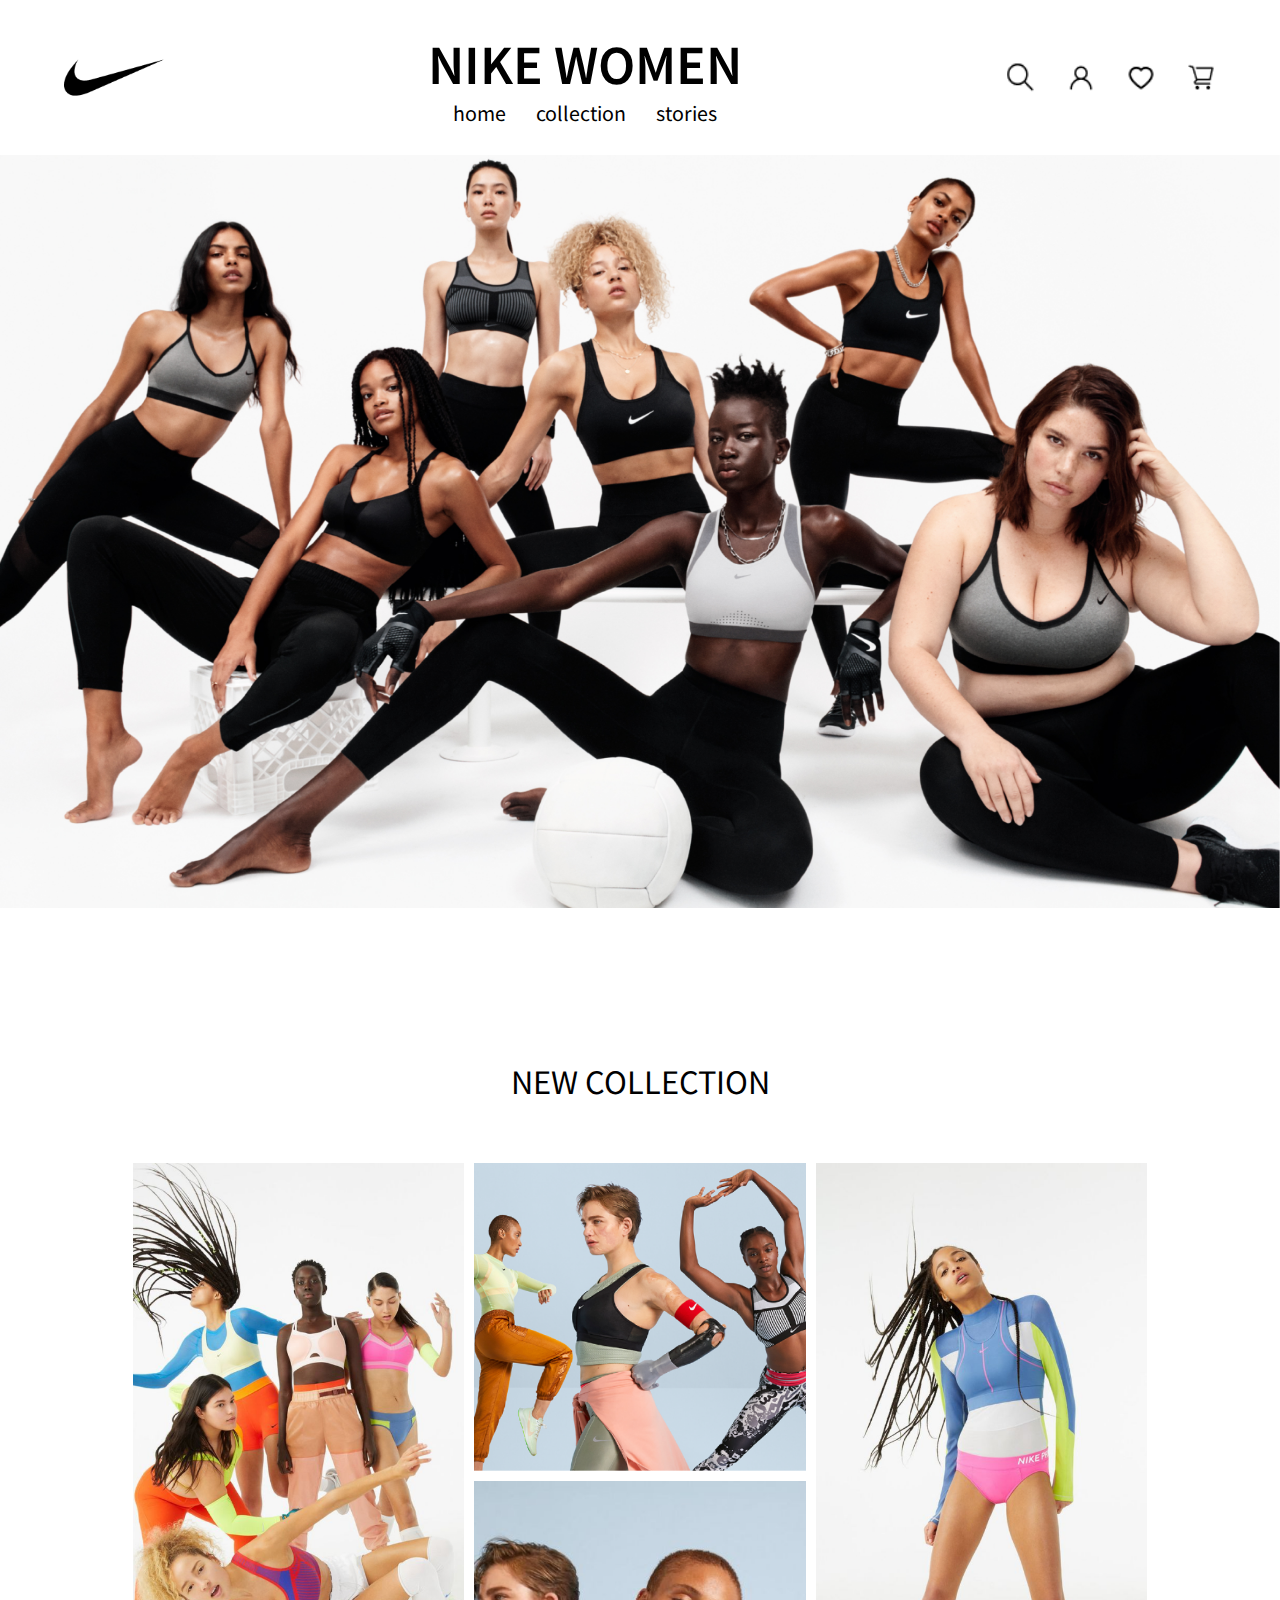
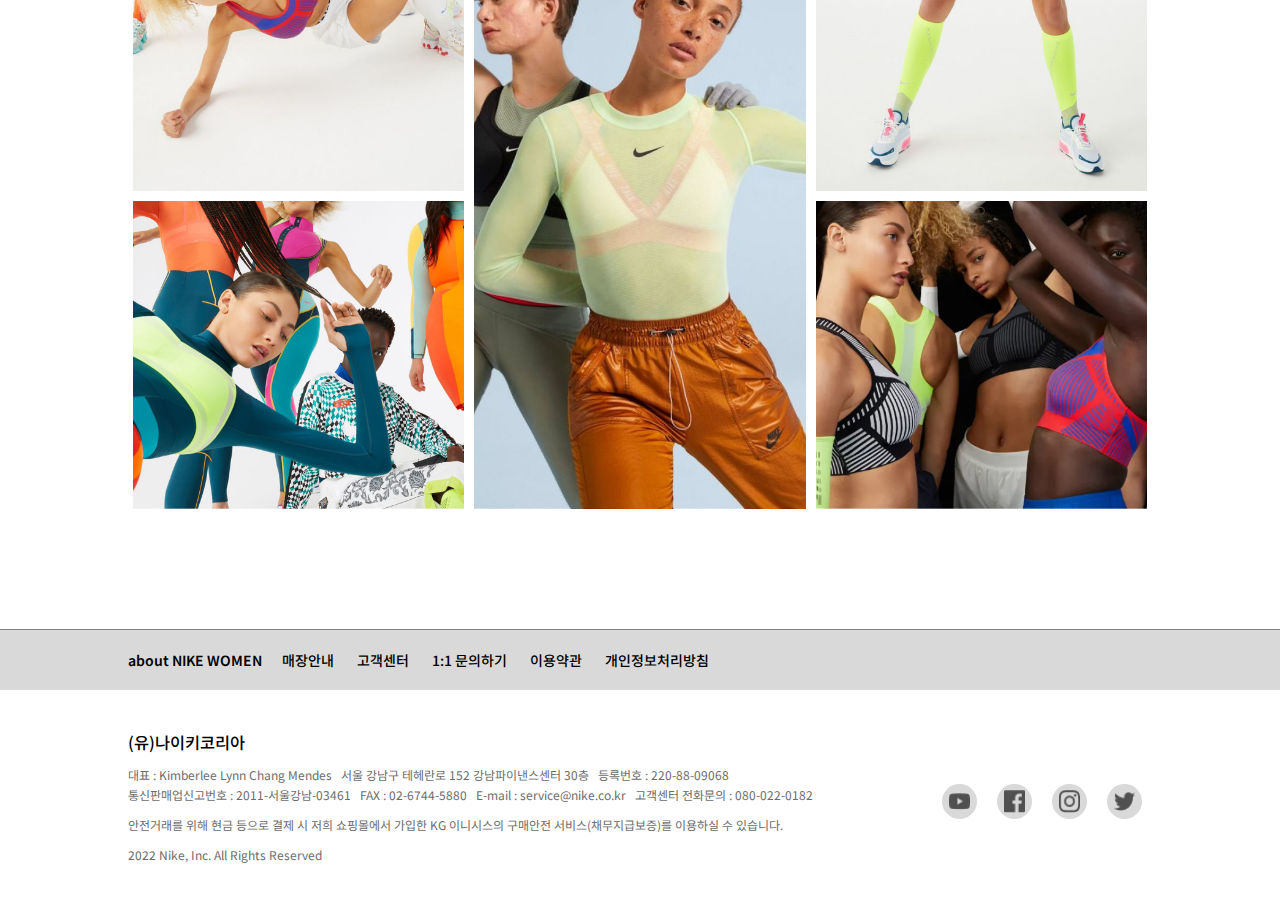
<file: index.html>
<!DOCTYPE html>
<html lang="en">

    <head>
        <meta charset="UTF-8">
        <meta name="viewport" content="width=device-width, initial-scale=1.0">
        <title>nike.com</title>
        <link rel="stylesheet" href="./css/index.css">
        <script defer src="./js/common.js"></script>
    </head>

    <body>
        <main>
            <p><img src="./img/(kdt)NIKE WOMEN-1/bg-image1.png" alt="main_img"></p>
            <h2>NEW COLLECTION</h2>
            <div class="img_arr">
                <div>
                    <img src="./img/(kdt)NIKE WOMEN-1/Rectangle 68.png" alt="">
                    <img src="./img/(kdt)NIKE WOMEN-1/Rectangle 71.png" alt="">
                </div>
                <div>
                    <img src="./img/(kdt)NIKE WOMEN-1/Rectangle 69.png" alt="">
                    <img src="./img/(kdt)NIKE WOMEN-1/Rectangle 73.png" alt="">
                </div>
                <div>
                    <img src="./img/(kdt)NIKE WOMEN-1/Rectangle 74.png" alt="">
                    <img src="./img/(kdt)NIKE WOMEN-1/Rectangle 75.png" alt="">
                </div>
            </div>
        </main>
    </body>

</html>
</file>
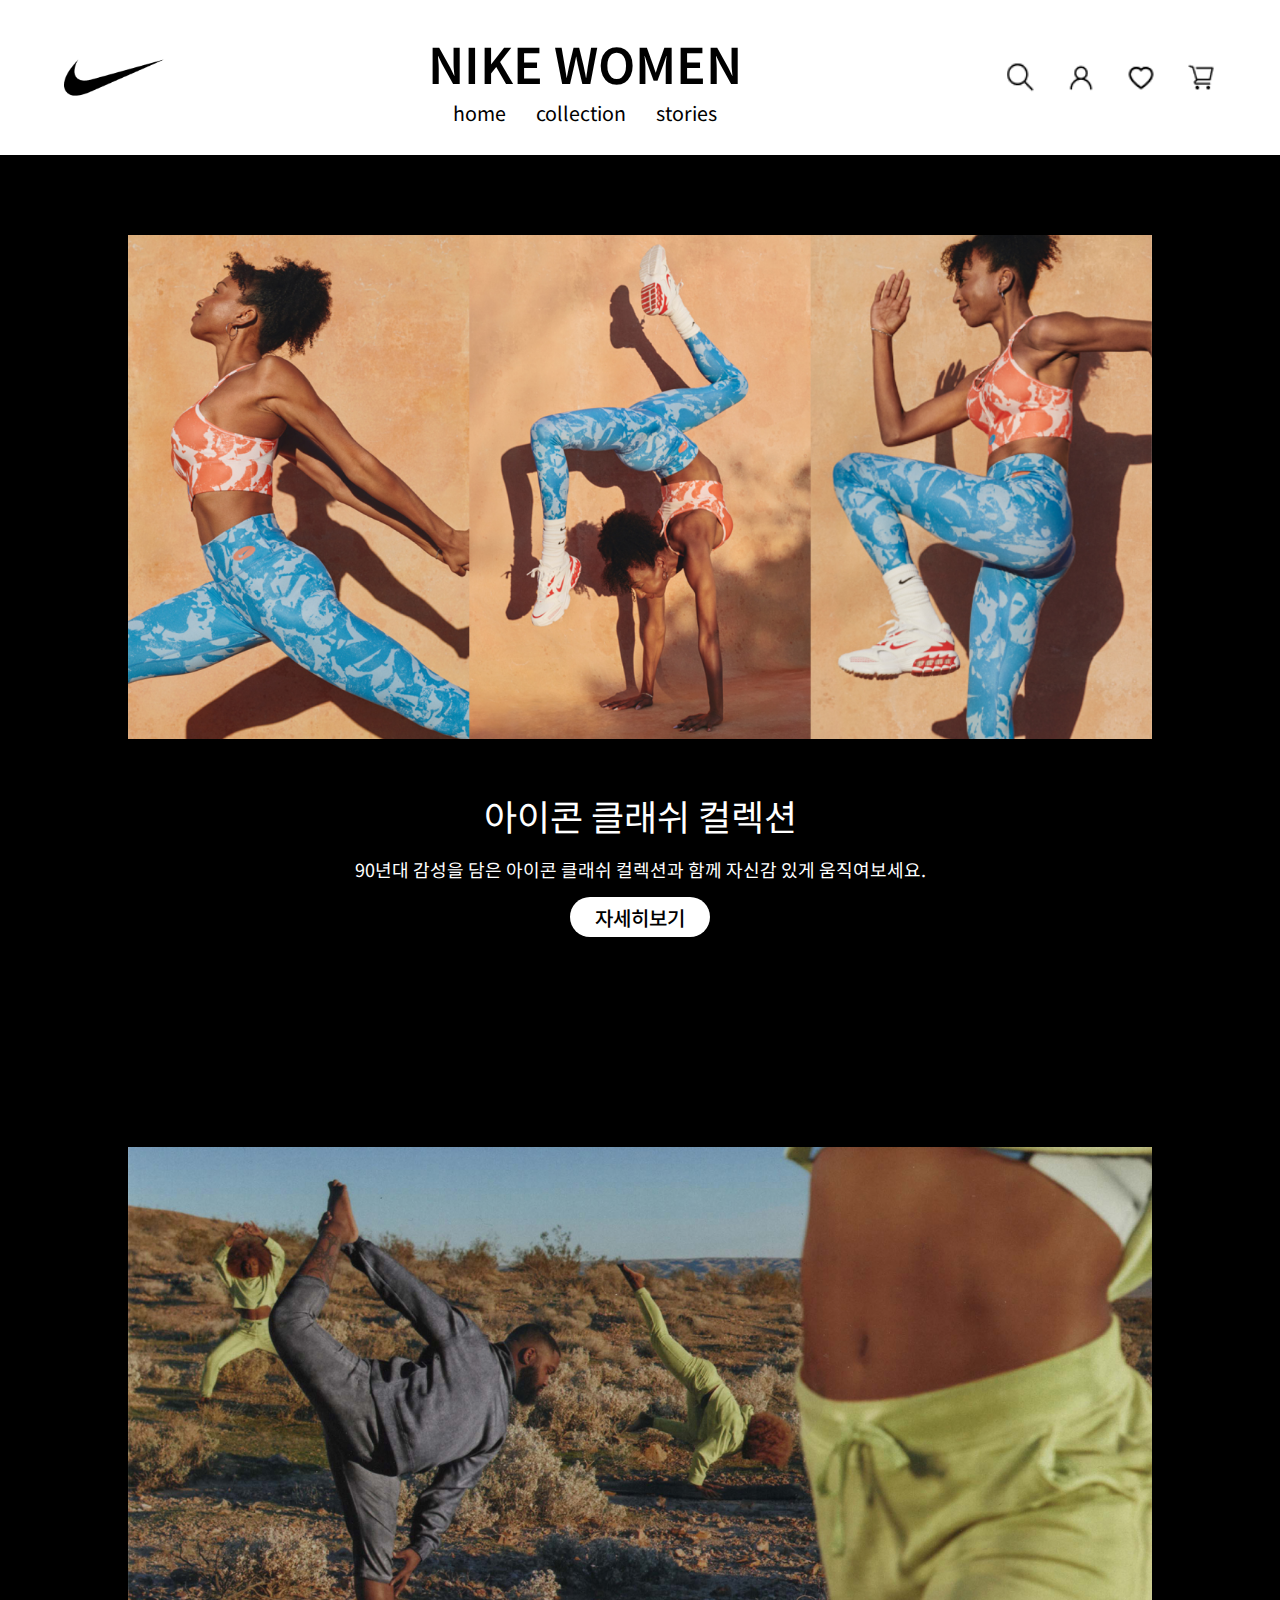
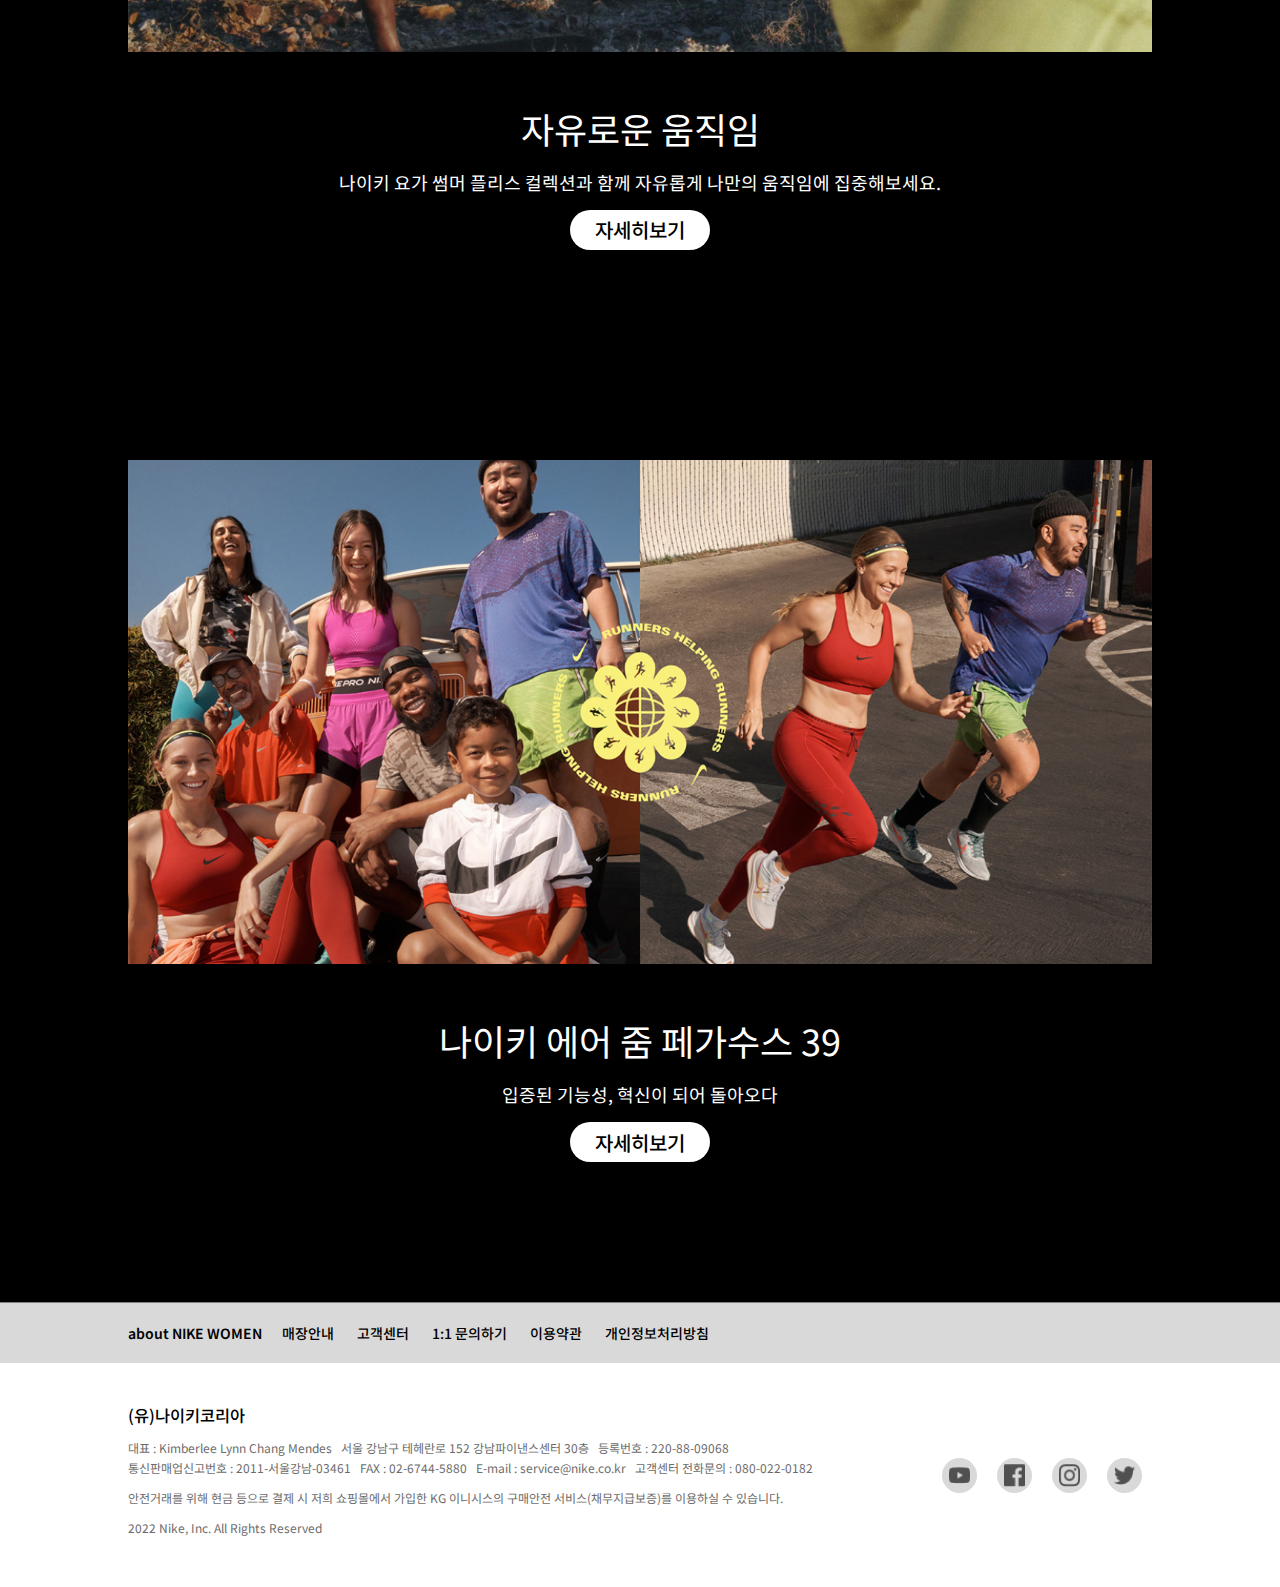
<file: collection.html>
<!DOCTYPE html>
<html lang="en">

    <head>
        <meta charset="UTF-8">
        <meta name="viewport" content="width=device-width, initial-scale=1.0">
        <title>nike.com/collection</title>
        <link rel="stylesheet" href="./css/collection.css">
        <script defer src="./js/common.js"></script>
    </head>

    <body>
        <main>
            <div class="collection_mob">collection</div>
            <div class="collection_contents">
                <figure>
                    <p><img src="./img/(kdt)NIKE WOMEN-2/Rectangle 21.png" alt=""></p>
                    <figcaption>
                        <h3>아이콘 클래쉬 컬렉션</h3>
                        <span>90년대 감성을 담은 아이콘 클래쉬 컬렉션과 함께 자신감 있게 움직여보세요.</span>
                        <p><a href="#">자세히보기</a></p>
                    </figcaption>
                </figure>
                <figure>
                    <p><img src="./img/(kdt)NIKE WOMEN-2/Rectangle 22.png" alt=""></p>
                    <figcaption>
                        <h3>자유로운 움직임</h3>
                        <span>나이키 요가 썸머 플리스 컬렉션과 함께 자유롭게 나만의 움직임에 집중해보세요.</span>
                        <p><a href="#">자세히보기</a></p>
                    </figcaption>
                </figure>
                <figure>
                    <p><img src="./img/(kdt)NIKE WOMEN-2/Rectangle 23.png" alt=""></p>
                    <figcaption>
                        <h3>나이키 에어 줌 페가수스 39</h3>
                        <span>입증된 기능성, 혁신이 되어 돌아오다</span>
                        <p><a href="#">자세히보기</a></p>
                    </figcaption>
                </figure>
            </div>
        </main>
    </body>

</html>
</file>
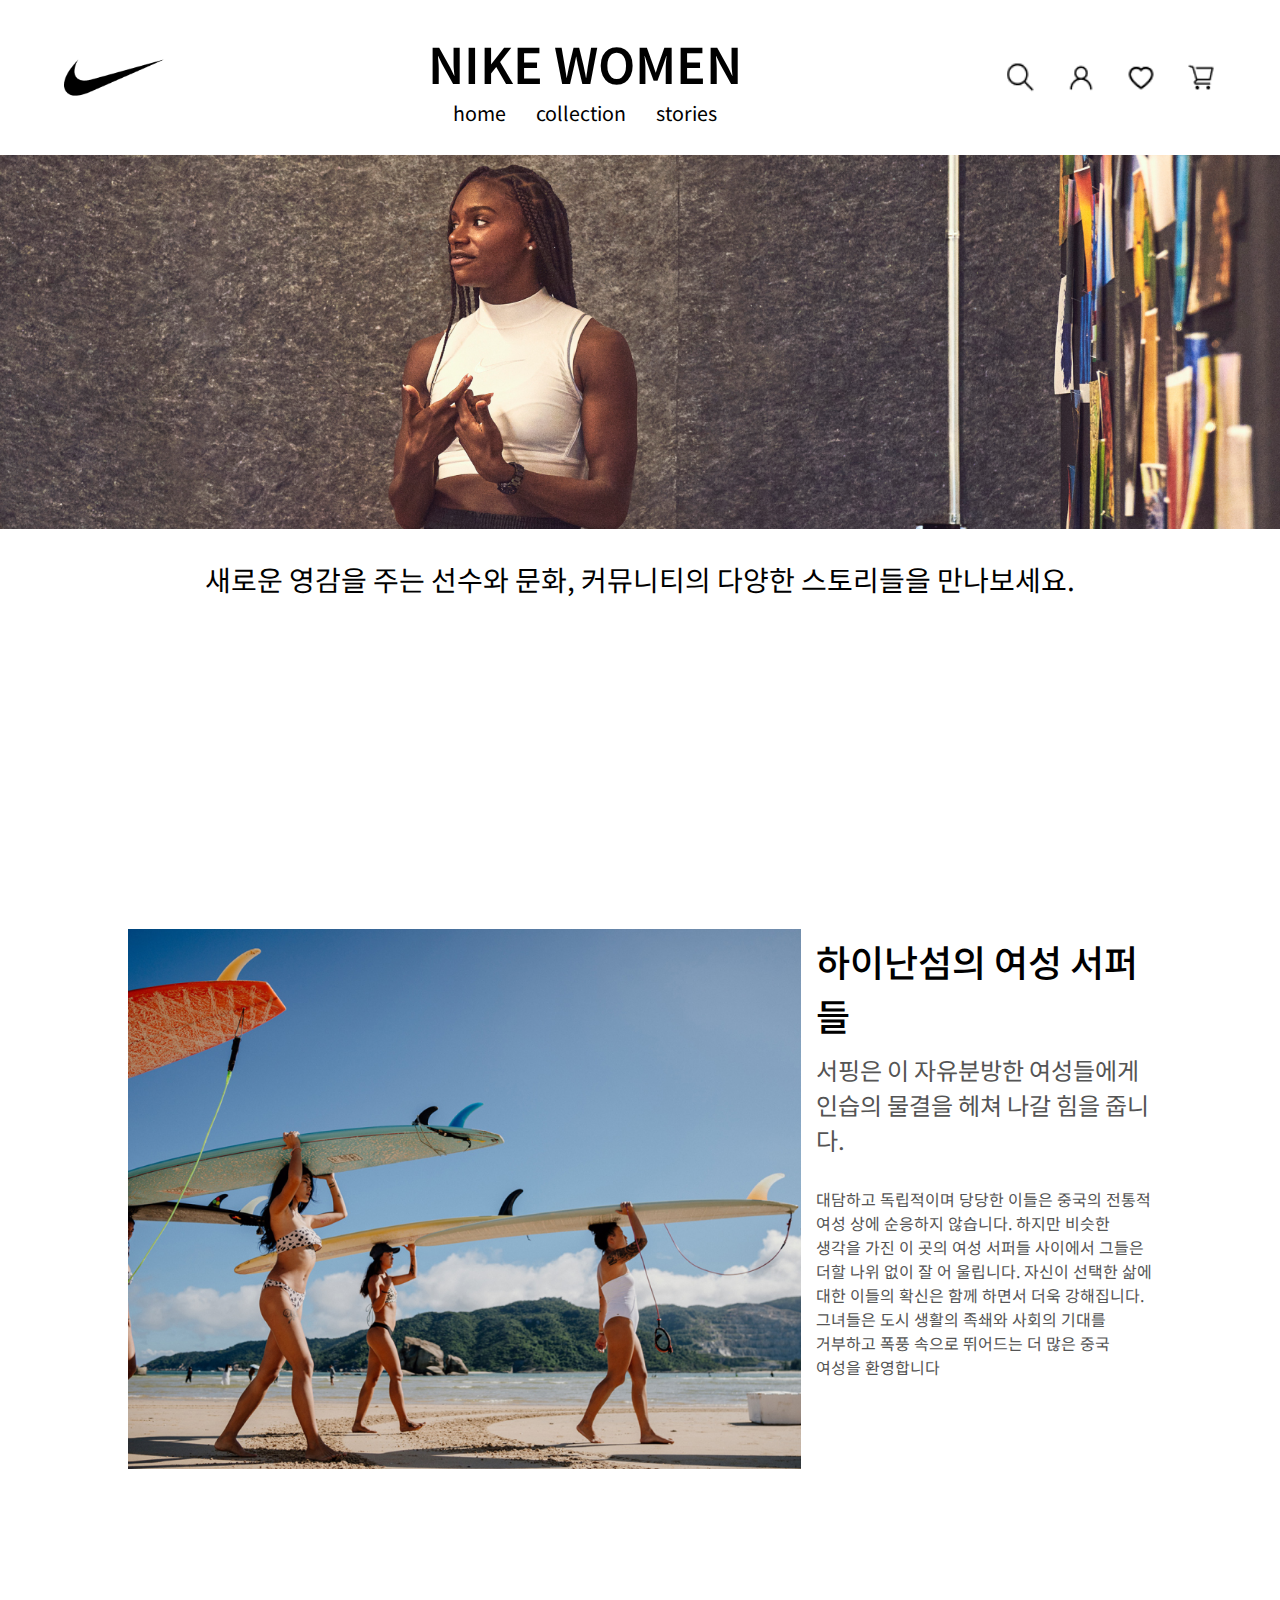
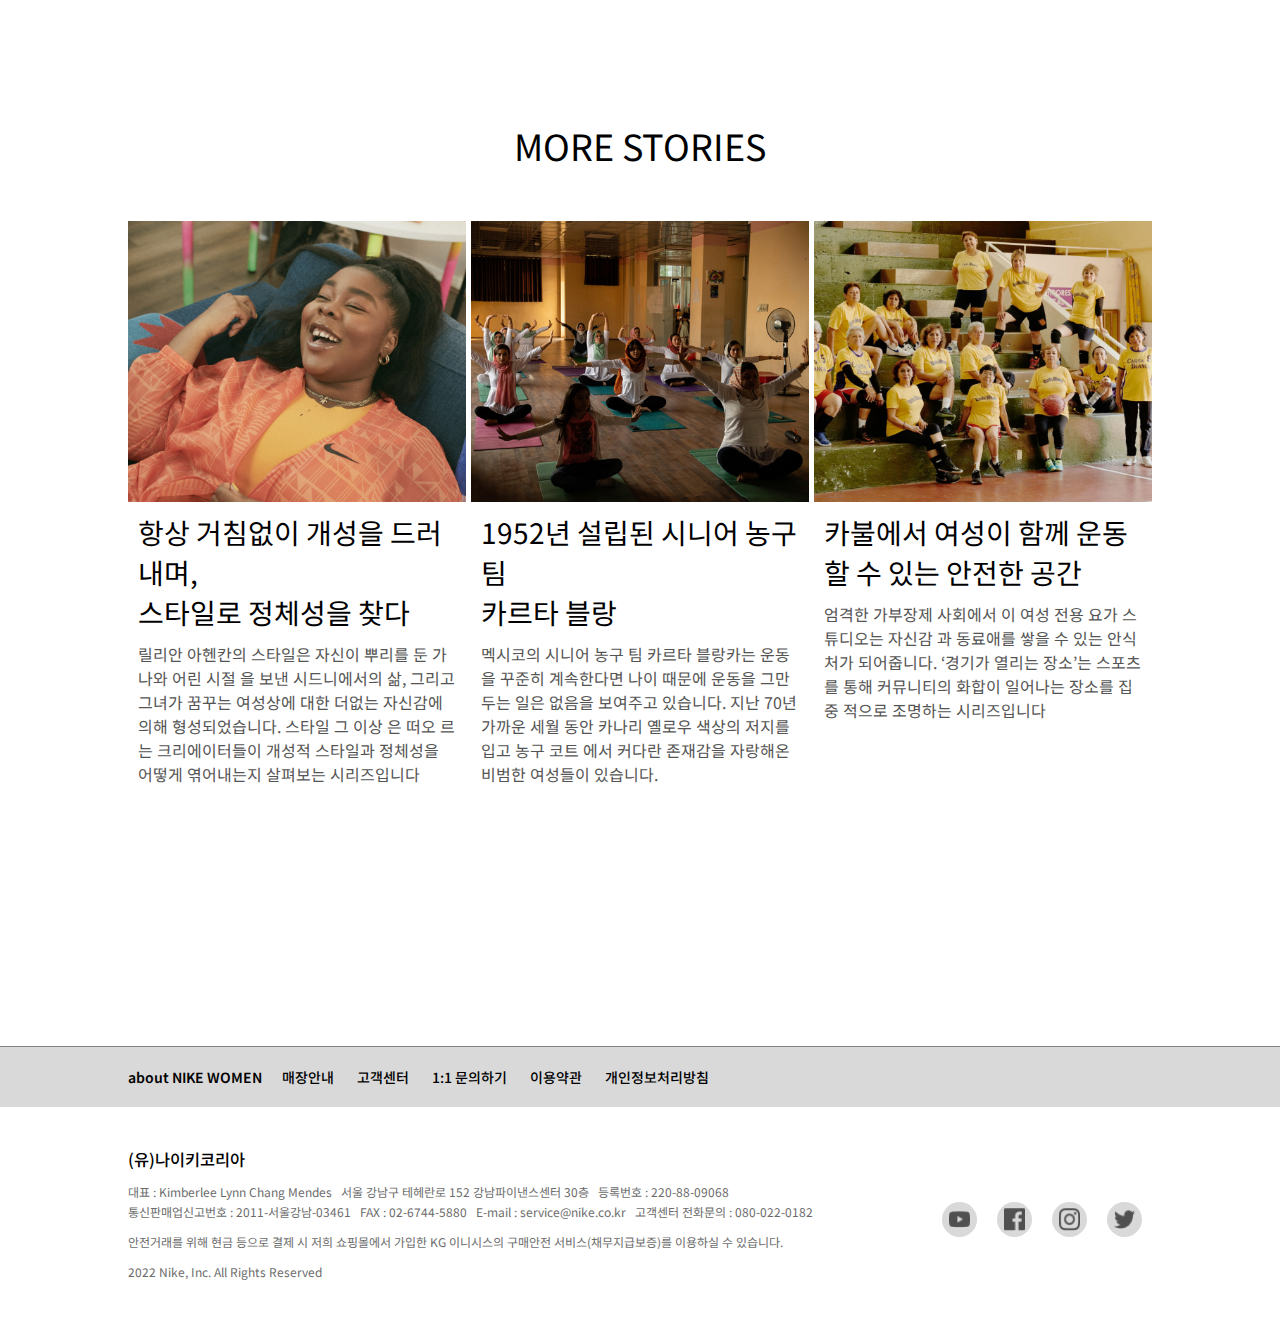
<file: stories.html>
<!DOCTYPE html>
<html lang="en">

    <head>
        <meta charset="UTF-8">
        <meta name="viewport" content="width=device-width, initial-scale=1.0">
        <title>nike.com/stories</title>
        <link rel="stylesheet" href="./css/stories.css">
        <script defer src="./js/common.js"></script>
    </head>

    <body>
        <main>
            <div class="stories_mob">stories</div>
            <div class="main_story_01">
                <figure>
                    <p><img src="./img/(kdt)NIKE WOMEN-3/Rectangle 87.png" alt=""></p>
                    <figcaption> 새로운 영감을 주는 선수와 문화, 커뮤니티의 다양한 스토리들을 만나보세요. </figcaption>
                </figure>
            </div>
            <div class="main_story_02">
                <p><img src="./img/(kdt)NIKE WOMEN-3/Rectangle 27.png" alt=""></p>
                <div>
                    <b>하이난섬의 여성 서퍼들</b>
                    <p>서핑은 이 자유분방한 여성들에게 인습의 물결을 헤쳐 나갈 힘을 줍니다.</p>
                    <span> 대담하고 독립적이며 당당한 이들은 중국의 전통적 여성 상에 순응하지 않습니다. 하지만 비슷한 생각을 가진 이 곳의 여성 서퍼들 사이에서 그들은 더할 나위 없이 잘 어
                        울립니다. 자신이 선택한 삶에 대한 이들의 확신은 함께 하면서 더욱 강해집니다. 그녀들은 도시 생활의 족쇄와 사회의 기대를 거부하고 폭풍 속으로 뛰어드는 더 많은 중국
                        여성을 환영합니다 </span>
                    <div class="main_story_mob"> 대담하고 독립적이며 당당한 이들은 중국의 전통적 여성 상에 순응하지 않습니다. 하지만 비슷한 생각을 가진 이 곳의 여성 서퍼들
                        사이에서 그들은 더할 나위 없이 잘 어 울립니다. 자신이 선택한 삶에 대한 이들의 확신은 함께 하면서 더욱 강해집니다. 그녀들은 도시 생활의 족쇄와 사회의 기대를 거부하고
                        폭풍 속으로 뛰어드는 더 많은 중국 여성을 환영합니다 </div>
                </div>
            </div>
            <div class="more_story">
                <p>MORE STORIES</p>
                <div>
                    <figure>
                        <p><img src="./img/(kdt)NIKE WOMEN-3/Rectangle 28-2.png" alt=""></p>
                        <figcaption>
                            <p>항상 거침없이 개성을 드러내며,<br>스타일로 정체성을 찾다</p>
                            <span> 릴리안 아헨칸의 스타일은 자신이 뿌리를 둔 가나와 어린 시절 을 보낸 시드니에서의 삶, 그리고 그녀가 꿈꾸는 여성상에 대한 더없는 자신감에 의해
                                형성되었습니다. 스타일 그 이상 은 떠오 르는 크리에이터들이 개성적 스타일과 정체성을 어떻게 엮어내는지 살펴보는 시리즈입니다 </span>
                        </figcaption>
                    </figure>
                    <figure>
                        <p><img src="./img/(kdt)NIKE WOMEN-3/Rectangle 28-1.png" alt=""></p>
                        <figcaption>
                            <p>1952년 설립된 시니어 농구팀<br> 카르타 블랑</p>
                            <span> 멕시코의 시니어 농구 팀 카르타 블랑카는 운동을 꾸준히 계속한다면 나이 때문에 운동을 그만두는 일은 없음을 보여주고 있습니다. 지난 70년 가까운 세월
                                동안 카나리 옐로우 색상의 저지를 입고 농구 코트 에서 커다란 존재감을 자랑해온 비범한 여성들이 있습니다. </span>
                        </figcaption>
                    </figure>
                    <figure>
                        <p><img src="./img/(kdt)NIKE WOMEN-3/Rectangle 28.png" alt=""></p>
                        <figcaption>
                            <p>카불에서 여성이 함께 운동할 수 있는 안전한 공간</p>
                            <span> 엄격한 가부장제 사회에서 이 여성 전용 요가 스튜디오는 자신감 과 동료애를 쌓을 수 있는 안식처가 되어줍니다. ‘경기가 열리는 장소’는 스포츠를 통해
                                커뮤니티의 화합이 일어나는 장소를 집중 적으로 조명하는 시리즈입니다 </span>
                        </figcaption>
                    </figure>
                </div>
            </div>
            <div class="more_story_grid">
                <p><img src="./img/(kdt)NIKE WOMEN-3/Rectangle 28-2.png" alt=""></p>
                <p><img src="./img/(kdt)NIKE WOMEN-3/Rectangle 28-1.png" alt=""></p>
                <p><img src="./img/(kdt)NIKE WOMEN-3/Rectangle 28.png" alt=""></p>
            </div>
        </main>
    </body>

</html>
</file>
<file: css/index.css>
@charset "UTF-8";
@import url(../css/reset.css);
.list {
  display: flex;
}

header {
  background-color: #fff;
  width: 100%;
  margin: 0 auto;
  padding: 2% 5%;
  display: flex;
  align-items: center;
  justify-content: space-between;
  position: relative;
  top: 0;
}
@media screen and (max-width: 430px) {
  header {
    position: fixed;
  }
}
@media screen and (max-width: mob) {
  header {
    position: fixed;
  }
}
header .logo {
  width: 100px;
}
header .logo img {
  width: 100%;
}
header .logo:hover img {
  opacity: 0.5;
}
header .search {
  display: none;
  padding: 5% 0;
}
header .search img {
  width: 100%;
}
@media screen and (max-width: 768px) {
  header .logo {
    display: none;
  }
  header .search {
    display: block;
  }
}
@media screen and (max-width: tab) {
  header .logo {
    display: none;
  }
  header .search {
    display: block;
  }
}
header .head_center h2 {
  font-size: 3.5rem;
  font-weight: 600;
  text-align: center;
}
header .head_center nav {
  display: flex;
  align-items: center;
  justify-content: center;
  gap: 30px;
}
header .head_center nav span a {
  font-size: 1.4rem;
  font-weight: 400;
  color: black;
}
header .head_center nav span:hover {
  opacity: 0.5;
}
@media screen and (max-width: 768px) {
  header .head_center h2 {
    font-size: 2rem;
  }
  header .head_center nav {
    display: none;
  }
}
@media screen and (max-width: tab) {
  header .head_center h2 {
    font-size: 2rem;
  }
  header .head_center nav {
    display: none;
  }
}
@media screen and (max-width: 430px) {
  header .head_center h2 {
    display: none;
  }
}
@media screen and (max-width: mob) {
  header .head_center h2 {
    display: none;
  }
}
header .head_right {
  display: flex;
  align-items: center;
  justify-content: space-between;
  gap: 30px;
}
header .head_right a {
  width: 30px;
}
header .head_right a img {
  width: 100%;
}
header .head_right a:hover {
  opacity: 0.5;
}
@media screen and (max-width: 768px) {
  header .head_right {
    display: none;
  }
}
@media screen and (max-width: tab) {
  header .head_right {
    display: none;
  }
}
header .head_right_mob {
  display: none;
}
header .head_right_mob p {
  width: 23px;
  height: 20px;
}
header .head_right_mob p span {
  display: block;
  background-color: #404040;
  width: 23px;
  height: 2px;
  border: 1px;
  margin: 5px 0;
}
@media screen and (max-width: 768px) {
  header .head_right_mob {
    display: block;
  }
}
@media screen and (max-width: tab) {
  header .head_right_mob {
    display: block;
  }
}

.head_right_mob.active p span:nth-of-type(1) {
  margin: 0;
  transform: translateY(7px) rotate(-45deg);
  transition: 1s;
}
.head_right_mob.active p span:nth-of-type(2) {
  opacity: 0;
}
.head_right_mob.active p span:nth-of-type(3) {
  margin: 0;
  transform: translateY(-7px) rotate(45deg);
  transition: 1s;
}

.menu_back {
  position: absolute;
  left: 0;
  top: 100%;
  width: 100%;
  height: 100vh;
  background-color: rgba(0, 0, 0, 0.5);
  display: none;
}
.menu_back .menu_bar {
  width: 100%;
  height: 300px;
  background: #f0f0f0;
  text-align: center;
}
.menu_back .menu_bar .menu_01 {
  padding: 30px 0;
  border-bottom: 1px solid #C2C2C2;
}
.menu_back .menu_bar .menu_01 a {
  margin: 0 30px;
}
.menu_back .menu_bar .menu_02 {
  padding-top: 20px;
}
.menu_back .menu_bar .menu_02 p {
  margin: 20px 0;
}
.menu_back .menu_bar .menu_02 p a {
  font-size: 16px;
  color: #000;
}

.menu_back.active {
  display: block;
}

.search_back {
  background-color: rgba(0, 0, 0, 0.5);
  position: absolute;
  left: 0;
  top: 100%;
  width: 100%;
  height: 100vh;
  display: none;
}
.search_back .search_view {
  width: 100%;
  height: 300px;
  background: #fff;
}
.search_back .search_view .search_01 {
  text-align: center;
  padding: 30px 0;
  border-bottom: 1px solid #C2C2C2;
}
.search_back .search_view .search_01 img {
  opacity: 0.2;
  margin: 0 10px;
}
.search_back .search_view .search_01 input {
  border: 0;
  padding: 5px 10px;
  font-size: 16px;
  width: 40%;
}
.search_back .search_view .search_01 input:focus {
  outline: none;
}
.search_back .search_view .search_02 {
  text-align: center;
  margin: 20px 0;
  font-size: 16px;
}
.search_back .search_view .search_02 > p {
  margin: 30px 0;
  font-weight: 600;
}
.search_back .search_view .search_02 a {
  display: block;
  color: #000;
  margin: 10px 0;
}

.search_back.active {
  display: block;
}

footer {
  background-color: #fff;
}
footer .foot_about {
  background-color: #D9D9D9;
  padding: 20px 0;
  border-top: 1px solid #818181;
}
footer .foot_about > div {
  display: flex;
  align-items: center;
  width: 80%;
  margin: 0 auto;
}
footer .foot_about > div .foot_name {
  font-size: 14px;
  font-weight: 600;
  margin-right: 10px;
}
footer .foot_about > div p a {
  font-weight: 500;
  color: black;
  padding: 10px;
}
footer .foot_about > div .foot_name2 {
  display: none;
  text-align: center;
}
@media screen and (max-width: 430px) {
  footer .foot_about > div .foot_name2 {
    display: block;
  }
}
@media screen and (max-width: mob) {
  footer .foot_about > div .foot_name2 {
    display: block;
  }
}
footer .foot_about > div .foot_name2 b {
  font-size: 14px;
  font-weight: 500;
  display: block;
}
footer .foot_about > div .foot_name2 span {
  font-size: 11px;
  font-weight: 400;
  color: #6C6C6C;
}
@media screen and (max-width: 768px) {
  footer .foot_about > div {
    justify-content: center;
  }
  footer .foot_about > div .foot_name {
    display: none;
  }
}
@media screen and (max-width: 768px) and (max-width: 430px) {
  footer .foot_about {
    display: block;
  }
  footer .foot_about p {
    display: none;
  }
}
@media screen and (max-width: 768px) and (max-width: mob) {
  footer .foot_about {
    display: block;
  }
  footer .foot_about p {
    display: none;
  }
}
@media screen and (max-width: tab) {
  footer .foot_about > div {
    justify-content: center;
  }
  footer .foot_about > div .foot_name {
    display: none;
  }
}
@media screen and (max-width: tab) and (max-width: 430px) {
  footer .foot_about {
    display: block;
  }
  footer .foot_about p {
    display: none;
  }
}
@media screen and (max-width: tab) and (max-width: mob) {
  footer .foot_about {
    display: block;
  }
  footer .foot_about p {
    display: none;
  }
}
footer .foot_info_out {
  width: 80%;
  margin: 0 auto;
  display: flex;
  align-items: center;
}
footer .foot_info_out .foot_info_in {
  width: 80%;
  margin: 40px 0;
}
footer .foot_info_out .foot_info_in > div h3 {
  font-weight: 500;
}
footer .foot_info_out .foot_info_in > div p {
  margin: 10px 0;
}
footer .foot_info_out .foot_info_in > div p span {
  font-size: 12px;
  font-weight: 400;
  color: #6C6C6C;
  margin-right: 6px;
}
footer .foot_info_out .sns_icon {
  display: flex;
}
footer .foot_info_out .sns_icon a {
  display: block;
  width: 35px;
  height: 35px;
  border-radius: 50%;
  margin: 0 10px;
  /*반복문for 4개반복 이름 문자는(1) */
  /*반복문for 4개반복 이름 문자는(2) */
  /*반복문for 4개반복 이름 문자는(3) */
  /*반복문for 4개반복 이름 문자는(4) */
}
footer .foot_info_out .sns_icon a:nth-of-type(1) {
  background: #D9D9D9 url("../img/(kdt)NIKE WOMEN-1/icon_1.png") center/60% no-repeat;
}
footer .foot_info_out .sns_icon a:nth-of-type(2) {
  background: #D9D9D9 url("../img/(kdt)NIKE WOMEN-1/icon_2.png") center/60% no-repeat;
}
footer .foot_info_out .sns_icon a:nth-of-type(3) {
  background: #D9D9D9 url("../img/(kdt)NIKE WOMEN-1/icon_3.png") center/60% no-repeat;
}
footer .foot_info_out .sns_icon a:nth-of-type(4) {
  background: #D9D9D9 url("../img/(kdt)NIKE WOMEN-1/icon_4.png") center/60% no-repeat;
}
@media screen and (max-width: 768px) {
  footer .foot_info_out {
    display: block;
  }
  footer .foot_info_out .sns_icon {
    padding-bottom: 5%;
  }
}
@media screen and (max-width: tab) {
  footer .foot_info_out {
    display: block;
  }
  footer .foot_info_out .sns_icon {
    padding-bottom: 5%;
  }
}
@media screen and (max-width: 430px) {
  footer .foot_info_out .foot_info_in {
    display: none;
  }
  footer .foot_info_out .sns_icon {
    display: none;
  }
}
@media screen and (max-width: mob) {
  footer .foot_info_out .foot_info_in {
    display: none;
  }
  footer .foot_info_out .sns_icon {
    display: none;
  }
}

@media screen and (max-width: 430px) {
  main {
    margin-top: 80px;
  }
}
@media screen and (max-width: mob) {
  main {
    margin-top: 80px;
  }
}
main p {
  margin-bottom: 100px;
}
main p img {
  width: 100%;
  -o-object-fit: cover;
     object-fit: cover;
}
main h2 {
  font-size: 2.2rem;
  font-weight: 400;
  text-align: center;
  padding: 50px 0;
}
@media screen and (max-width: 768px) {
  main p img {
    height: 100vh;
  }
}
@media screen and (max-width: tab) {
  main p img {
    height: 100vh;
  }
}
main .img_arr {
  display: flex;
  align-items: center;
  width: 80%;
  margin: 0 auto 110px;
}
main .img_arr div {
  margin: 5px;
}
main .img_arr div img {
  width: 100%;
  margin: 5px 0;
}
@media screen and (max-width: 430px) {
  main p {
    margin: 0;
  }
  main h2 {
    display: none;
  }
  main .img_arr {
    display: none;
  }
}
@media screen and (max-width: mob) {
  main p {
    margin: 0;
  }
  main h2 {
    display: none;
  }
  main .img_arr {
    display: none;
  }
}
</file>
<file: css/collection.css>
@charset "UTF-8";
@import url(../css/reset.css);
@import url(../css/reset.css);
.list {
  display: flex;
}

header {
  background-color: #fff;
  width: 100%;
  margin: 0 auto;
  padding: 2% 5%;
  display: flex;
  align-items: center;
  justify-content: space-between;
  position: relative;
  top: 0;
}
@media screen and (max-width: 430px) {
  header {
    position: fixed;
  }
}
@media screen and (max-width: mob) {
  header {
    position: fixed;
  }
}
header .logo {
  width: 100px;
}
header .logo img {
  width: 100%;
}
header .logo:hover img {
  opacity: 0.5;
}
header .search {
  display: none;
  padding: 5% 0;
}
header .search img {
  width: 100%;
}
@media screen and (max-width: 768px) {
  header .logo {
    display: none;
  }
  header .search {
    display: block;
  }
}
@media screen and (max-width: tab) {
  header .logo {
    display: none;
  }
  header .search {
    display: block;
  }
}
header .head_center h2 {
  font-size: 3.5rem;
  font-weight: 600;
  text-align: center;
}
header .head_center nav {
  display: flex;
  align-items: center;
  justify-content: center;
  gap: 30px;
}
header .head_center nav span a {
  font-size: 1.4rem;
  font-weight: 400;
  color: black;
}
header .head_center nav span:hover {
  opacity: 0.5;
}
@media screen and (max-width: 768px) {
  header .head_center h2 {
    font-size: 2rem;
  }
  header .head_center nav {
    display: none;
  }
}
@media screen and (max-width: tab) {
  header .head_center h2 {
    font-size: 2rem;
  }
  header .head_center nav {
    display: none;
  }
}
@media screen and (max-width: 430px) {
  header .head_center h2 {
    display: none;
  }
}
@media screen and (max-width: mob) {
  header .head_center h2 {
    display: none;
  }
}
header .head_right {
  display: flex;
  align-items: center;
  justify-content: space-between;
  gap: 30px;
}
header .head_right a {
  width: 30px;
}
header .head_right a img {
  width: 100%;
}
header .head_right a:hover {
  opacity: 0.5;
}
@media screen and (max-width: 768px) {
  header .head_right {
    display: none;
  }
}
@media screen and (max-width: tab) {
  header .head_right {
    display: none;
  }
}
header .head_right_mob {
  display: none;
}
header .head_right_mob p {
  width: 23px;
  height: 20px;
}
header .head_right_mob p span {
  display: block;
  background-color: #404040;
  width: 23px;
  height: 2px;
  border: 1px;
  margin: 5px 0;
}
@media screen and (max-width: 768px) {
  header .head_right_mob {
    display: block;
  }
}
@media screen and (max-width: tab) {
  header .head_right_mob {
    display: block;
  }
}

.head_right_mob.active p span:nth-of-type(1) {
  margin: 0;
  transform: translateY(7px) rotate(-45deg);
  transition: 1s;
}
.head_right_mob.active p span:nth-of-type(2) {
  opacity: 0;
}
.head_right_mob.active p span:nth-of-type(3) {
  margin: 0;
  transform: translateY(-7px) rotate(45deg);
  transition: 1s;
}

.menu_back {
  position: absolute;
  left: 0;
  top: 100%;
  width: 100%;
  height: 100vh;
  background-color: rgba(0, 0, 0, 0.5);
  display: none;
}
.menu_back .menu_bar {
  width: 100%;
  height: 300px;
  background: #f0f0f0;
  text-align: center;
}
.menu_back .menu_bar .menu_01 {
  padding: 30px 0;
  border-bottom: 1px solid #C2C2C2;
}
.menu_back .menu_bar .menu_01 a {
  margin: 0 30px;
}
.menu_back .menu_bar .menu_02 {
  padding-top: 20px;
}
.menu_back .menu_bar .menu_02 p {
  margin: 20px 0;
}
.menu_back .menu_bar .menu_02 p a {
  font-size: 16px;
  color: #000;
}

.menu_back.active {
  display: block;
}

.search_back {
  background-color: rgba(0, 0, 0, 0.5);
  position: absolute;
  left: 0;
  top: 100%;
  width: 100%;
  height: 100vh;
  display: none;
}
.search_back .search_view {
  width: 100%;
  height: 300px;
  background: #fff;
}
.search_back .search_view .search_01 {
  text-align: center;
  padding: 30px 0;
  border-bottom: 1px solid #C2C2C2;
}
.search_back .search_view .search_01 img {
  opacity: 0.2;
  margin: 0 10px;
}
.search_back .search_view .search_01 input {
  border: 0;
  padding: 5px 10px;
  font-size: 16px;
  width: 40%;
}
.search_back .search_view .search_01 input:focus {
  outline: none;
}
.search_back .search_view .search_02 {
  text-align: center;
  margin: 20px 0;
  font-size: 16px;
}
.search_back .search_view .search_02 > p {
  margin: 30px 0;
  font-weight: 600;
}
.search_back .search_view .search_02 a {
  display: block;
  color: #000;
  margin: 10px 0;
}

.search_back.active {
  display: block;
}

footer {
  background-color: #fff;
}
footer .foot_about {
  background-color: #D9D9D9;
  padding: 20px 0;
  border-top: 1px solid #818181;
}
footer .foot_about > div {
  display: flex;
  align-items: center;
  width: 80%;
  margin: 0 auto;
}
footer .foot_about > div .foot_name {
  font-size: 14px;
  font-weight: 600;
  margin-right: 10px;
}
footer .foot_about > div p a {
  font-weight: 500;
  color: black;
  padding: 10px;
}
footer .foot_about > div .foot_name2 {
  display: none;
  text-align: center;
}
@media screen and (max-width: 430px) {
  footer .foot_about > div .foot_name2 {
    display: block;
  }
}
@media screen and (max-width: mob) {
  footer .foot_about > div .foot_name2 {
    display: block;
  }
}
footer .foot_about > div .foot_name2 b {
  font-size: 14px;
  font-weight: 500;
  display: block;
}
footer .foot_about > div .foot_name2 span {
  font-size: 11px;
  font-weight: 400;
  color: #6C6C6C;
}
@media screen and (max-width: 768px) {
  footer .foot_about > div {
    justify-content: center;
  }
  footer .foot_about > div .foot_name {
    display: none;
  }
}
@media screen and (max-width: 768px) and (max-width: 430px) {
  footer .foot_about {
    display: block;
  }
  footer .foot_about p {
    display: none;
  }
}
@media screen and (max-width: 768px) and (max-width: mob) {
  footer .foot_about {
    display: block;
  }
  footer .foot_about p {
    display: none;
  }
}
@media screen and (max-width: tab) {
  footer .foot_about > div {
    justify-content: center;
  }
  footer .foot_about > div .foot_name {
    display: none;
  }
}
@media screen and (max-width: tab) and (max-width: 430px) {
  footer .foot_about {
    display: block;
  }
  footer .foot_about p {
    display: none;
  }
}
@media screen and (max-width: tab) and (max-width: mob) {
  footer .foot_about {
    display: block;
  }
  footer .foot_about p {
    display: none;
  }
}
footer .foot_info_out {
  width: 80%;
  margin: 0 auto;
  display: flex;
  align-items: center;
}
footer .foot_info_out .foot_info_in {
  width: 80%;
  margin: 40px 0;
}
footer .foot_info_out .foot_info_in > div h3 {
  font-weight: 500;
}
footer .foot_info_out .foot_info_in > div p {
  margin: 10px 0;
}
footer .foot_info_out .foot_info_in > div p span {
  font-size: 12px;
  font-weight: 400;
  color: #6C6C6C;
  margin-right: 6px;
}
footer .foot_info_out .sns_icon {
  display: flex;
}
footer .foot_info_out .sns_icon a {
  display: block;
  width: 35px;
  height: 35px;
  border-radius: 50%;
  margin: 0 10px;
  /*반복문for 4개반복 이름 문자는(1) */
  /*반복문for 4개반복 이름 문자는(2) */
  /*반복문for 4개반복 이름 문자는(3) */
  /*반복문for 4개반복 이름 문자는(4) */
}
footer .foot_info_out .sns_icon a:nth-of-type(1) {
  background: #D9D9D9 url("../img/(kdt)NIKE WOMEN-1/icon_1.png") center/60% no-repeat;
}
footer .foot_info_out .sns_icon a:nth-of-type(2) {
  background: #D9D9D9 url("../img/(kdt)NIKE WOMEN-1/icon_2.png") center/60% no-repeat;
}
footer .foot_info_out .sns_icon a:nth-of-type(3) {
  background: #D9D9D9 url("../img/(kdt)NIKE WOMEN-1/icon_3.png") center/60% no-repeat;
}
footer .foot_info_out .sns_icon a:nth-of-type(4) {
  background: #D9D9D9 url("../img/(kdt)NIKE WOMEN-1/icon_4.png") center/60% no-repeat;
}
@media screen and (max-width: 768px) {
  footer .foot_info_out {
    display: block;
  }
  footer .foot_info_out .sns_icon {
    padding-bottom: 5%;
  }
}
@media screen and (max-width: tab) {
  footer .foot_info_out {
    display: block;
  }
  footer .foot_info_out .sns_icon {
    padding-bottom: 5%;
  }
}
@media screen and (max-width: 430px) {
  footer .foot_info_out .foot_info_in {
    display: none;
  }
  footer .foot_info_out .sns_icon {
    display: none;
  }
}
@media screen and (max-width: mob) {
  footer .foot_info_out .foot_info_in {
    display: none;
  }
  footer .foot_info_out .sns_icon {
    display: none;
  }
}

body {
  background-color: black;
}

@media screen and (max-width: 430px) {
  main {
    margin-top: 80px;
  }
}
@media screen and (max-width: mob) {
  main {
    margin-top: 80px;
  }
}
main .collection_mob {
  display: none;
}
main .collection_contents {
  width: 80%;
  margin: 10px auto;
  text-align: center;
}
main .collection_contents figure p {
  margin-top: 80px;
}
main .collection_contents figure p img {
  width: 100%;
}
main .collection_contents figure figcaption {
  color: white;
  display: flex;
  flex-direction: column;
  padding: 50px 0 120px;
}
main .collection_contents figure figcaption h3 {
  font-size: 36px;
  font-weight: 400;
}
main .collection_contents figure figcaption span {
  font-size: 18px;
  font-weight: 400;
  padding: 15px 0 5px;
}
main .collection_contents figure figcaption p {
  width: 140px;
  height: 40px;
  background-color: white;
  margin: 10px auto;
  display: flex;
  align-items: center;
  justify-content: center;
  border-radius: 75px;
}
main .collection_contents figure figcaption p a {
  font-size: 20px;
  font-weight: 500;
  color: black;
}
@media screen and (max-width: 768px) {
  main .collection_mob {
    display: block;
    text-align: center;
    color: white;
    padding: 10px 0;
    font-size: 20px;
    font-weight: 300;
  }
  main .collection_contents {
    width: 90%;
  }
  main .collection_contents figure p {
    margin-top: 0;
  }
  main .collection_contents figure p img {
    height: 60vh;
    -o-object-fit: cover;
       object-fit: cover;
  }
  main .collection_contents figure figcaption {
    padding: 20px 0 50px;
  }
  main .collection_contents figure figcaption h3 {
    font-size: 20px;
  }
  main .collection_contents figure figcaption span {
    font-size: 14px;
  }
  main .collection_contents figure figcaption p {
    width: 100px;
    height: 30px;
  }
  main .collection_contents figure figcaption p a {
    font-size: 14px;
  }
}
@media screen and (max-width: tab) {
  main .collection_mob {
    display: block;
    text-align: center;
    color: white;
    padding: 10px 0;
    font-size: 20px;
    font-weight: 300;
  }
  main .collection_contents {
    width: 90%;
  }
  main .collection_contents figure p {
    margin-top: 0;
  }
  main .collection_contents figure p img {
    height: 60vh;
    -o-object-fit: cover;
       object-fit: cover;
  }
  main .collection_contents figure figcaption {
    padding: 20px 0 50px;
  }
  main .collection_contents figure figcaption h3 {
    font-size: 20px;
  }
  main .collection_contents figure figcaption span {
    font-size: 14px;
  }
  main .collection_contents figure figcaption p {
    width: 100px;
    height: 30px;
  }
  main .collection_contents figure figcaption p a {
    font-size: 14px;
  }
}
</file>
<file: css/stories.css>
@charset "UTF-8";
@import url(../css/reset.css);
.list {
  display: flex;
}

header {
  background-color: #fff;
  width: 100%;
  margin: 0 auto;
  padding: 2% 5%;
  display: flex;
  align-items: center;
  justify-content: space-between;
  position: relative;
  top: 0;
}
@media screen and (max-width: 430px) {
  header {
    position: fixed;
  }
}
@media screen and (max-width: mob) {
  header {
    position: fixed;
  }
}
header .logo {
  width: 100px;
}
header .logo img {
  width: 100%;
}
header .logo:hover img {
  opacity: 0.5;
}
header .search {
  display: none;
  padding: 5% 0;
}
header .search img {
  width: 100%;
}
@media screen and (max-width: 768px) {
  header .logo {
    display: none;
  }
  header .search {
    display: block;
  }
}
@media screen and (max-width: tab) {
  header .logo {
    display: none;
  }
  header .search {
    display: block;
  }
}
header .head_center h2 {
  font-size: 3.5rem;
  font-weight: 600;
  text-align: center;
}
header .head_center nav {
  display: flex;
  align-items: center;
  justify-content: center;
  gap: 30px;
}
header .head_center nav span a {
  font-size: 1.4rem;
  font-weight: 400;
  color: black;
}
header .head_center nav span:hover {
  opacity: 0.5;
}
@media screen and (max-width: 768px) {
  header .head_center h2 {
    font-size: 2rem;
  }
  header .head_center nav {
    display: none;
  }
}
@media screen and (max-width: tab) {
  header .head_center h2 {
    font-size: 2rem;
  }
  header .head_center nav {
    display: none;
  }
}
@media screen and (max-width: 430px) {
  header .head_center h2 {
    display: none;
  }
}
@media screen and (max-width: mob) {
  header .head_center h2 {
    display: none;
  }
}
header .head_right {
  display: flex;
  align-items: center;
  justify-content: space-between;
  gap: 30px;
}
header .head_right a {
  width: 30px;
}
header .head_right a img {
  width: 100%;
}
header .head_right a:hover {
  opacity: 0.5;
}
@media screen and (max-width: 768px) {
  header .head_right {
    display: none;
  }
}
@media screen and (max-width: tab) {
  header .head_right {
    display: none;
  }
}
header .head_right_mob {
  display: none;
}
header .head_right_mob p {
  width: 23px;
  height: 20px;
}
header .head_right_mob p span {
  display: block;
  background-color: #404040;
  width: 23px;
  height: 2px;
  border: 1px;
  margin: 5px 0;
}
@media screen and (max-width: 768px) {
  header .head_right_mob {
    display: block;
  }
}
@media screen and (max-width: tab) {
  header .head_right_mob {
    display: block;
  }
}

.head_right_mob.active p span:nth-of-type(1) {
  margin: 0;
  transform: translateY(7px) rotate(-45deg);
  transition: 1s;
}
.head_right_mob.active p span:nth-of-type(2) {
  opacity: 0;
}
.head_right_mob.active p span:nth-of-type(3) {
  margin: 0;
  transform: translateY(-7px) rotate(45deg);
  transition: 1s;
}

.menu_back {
  position: absolute;
  left: 0;
  top: 100%;
  width: 100%;
  height: 100vh;
  background-color: rgba(0, 0, 0, 0.5);
  display: none;
}
.menu_back .menu_bar {
  width: 100%;
  height: 300px;
  background: #f0f0f0;
  text-align: center;
}
.menu_back .menu_bar .menu_01 {
  padding: 30px 0;
  border-bottom: 1px solid #C2C2C2;
}
.menu_back .menu_bar .menu_01 a {
  margin: 0 30px;
}
.menu_back .menu_bar .menu_02 {
  padding-top: 20px;
}
.menu_back .menu_bar .menu_02 p {
  margin: 20px 0;
}
.menu_back .menu_bar .menu_02 p a {
  font-size: 16px;
  color: #000;
}

.menu_back.active {
  display: block;
}

.search_back {
  background-color: rgba(0, 0, 0, 0.5);
  position: absolute;
  left: 0;
  top: 100%;
  width: 100%;
  height: 100vh;
  display: none;
}
.search_back .search_view {
  width: 100%;
  height: 300px;
  background: #fff;
}
.search_back .search_view .search_01 {
  text-align: center;
  padding: 30px 0;
  border-bottom: 1px solid #C2C2C2;
}
.search_back .search_view .search_01 img {
  opacity: 0.2;
  margin: 0 10px;
}
.search_back .search_view .search_01 input {
  border: 0;
  padding: 5px 10px;
  font-size: 16px;
  width: 40%;
}
.search_back .search_view .search_01 input:focus {
  outline: none;
}
.search_back .search_view .search_02 {
  text-align: center;
  margin: 20px 0;
  font-size: 16px;
}
.search_back .search_view .search_02 > p {
  margin: 30px 0;
  font-weight: 600;
}
.search_back .search_view .search_02 a {
  display: block;
  color: #000;
  margin: 10px 0;
}

.search_back.active {
  display: block;
}

footer {
  background-color: #fff;
}
footer .foot_about {
  background-color: #D9D9D9;
  padding: 20px 0;
  border-top: 1px solid #818181;
}
footer .foot_about > div {
  display: flex;
  align-items: center;
  width: 80%;
  margin: 0 auto;
}
footer .foot_about > div .foot_name {
  font-size: 14px;
  font-weight: 600;
  margin-right: 10px;
}
footer .foot_about > div p a {
  font-weight: 500;
  color: black;
  padding: 10px;
}
footer .foot_about > div .foot_name2 {
  display: none;
  text-align: center;
}
@media screen and (max-width: 430px) {
  footer .foot_about > div .foot_name2 {
    display: block;
  }
}
@media screen and (max-width: mob) {
  footer .foot_about > div .foot_name2 {
    display: block;
  }
}
footer .foot_about > div .foot_name2 b {
  font-size: 14px;
  font-weight: 500;
  display: block;
}
footer .foot_about > div .foot_name2 span {
  font-size: 11px;
  font-weight: 400;
  color: #6C6C6C;
}
@media screen and (max-width: 768px) {
  footer .foot_about > div {
    justify-content: center;
  }
  footer .foot_about > div .foot_name {
    display: none;
  }
}
@media screen and (max-width: 768px) and (max-width: 430px) {
  footer .foot_about {
    display: block;
  }
  footer .foot_about p {
    display: none;
  }
}
@media screen and (max-width: 768px) and (max-width: mob) {
  footer .foot_about {
    display: block;
  }
  footer .foot_about p {
    display: none;
  }
}
@media screen and (max-width: tab) {
  footer .foot_about > div {
    justify-content: center;
  }
  footer .foot_about > div .foot_name {
    display: none;
  }
}
@media screen and (max-width: tab) and (max-width: 430px) {
  footer .foot_about {
    display: block;
  }
  footer .foot_about p {
    display: none;
  }
}
@media screen and (max-width: tab) and (max-width: mob) {
  footer .foot_about {
    display: block;
  }
  footer .foot_about p {
    display: none;
  }
}
footer .foot_info_out {
  width: 80%;
  margin: 0 auto;
  display: flex;
  align-items: center;
}
footer .foot_info_out .foot_info_in {
  width: 80%;
  margin: 40px 0;
}
footer .foot_info_out .foot_info_in > div h3 {
  font-weight: 500;
}
footer .foot_info_out .foot_info_in > div p {
  margin: 10px 0;
}
footer .foot_info_out .foot_info_in > div p span {
  font-size: 12px;
  font-weight: 400;
  color: #6C6C6C;
  margin-right: 6px;
}
footer .foot_info_out .sns_icon {
  display: flex;
}
footer .foot_info_out .sns_icon a {
  display: block;
  width: 35px;
  height: 35px;
  border-radius: 50%;
  margin: 0 10px;
  /*반복문for 4개반복 이름 문자는(1) */
  /*반복문for 4개반복 이름 문자는(2) */
  /*반복문for 4개반복 이름 문자는(3) */
  /*반복문for 4개반복 이름 문자는(4) */
}
footer .foot_info_out .sns_icon a:nth-of-type(1) {
  background: #D9D9D9 url("../img/(kdt)NIKE WOMEN-1/icon_1.png") center/60% no-repeat;
}
footer .foot_info_out .sns_icon a:nth-of-type(2) {
  background: #D9D9D9 url("../img/(kdt)NIKE WOMEN-1/icon_2.png") center/60% no-repeat;
}
footer .foot_info_out .sns_icon a:nth-of-type(3) {
  background: #D9D9D9 url("../img/(kdt)NIKE WOMEN-1/icon_3.png") center/60% no-repeat;
}
footer .foot_info_out .sns_icon a:nth-of-type(4) {
  background: #D9D9D9 url("../img/(kdt)NIKE WOMEN-1/icon_4.png") center/60% no-repeat;
}
@media screen and (max-width: 768px) {
  footer .foot_info_out {
    display: block;
  }
  footer .foot_info_out .sns_icon {
    padding-bottom: 5%;
  }
}
@media screen and (max-width: tab) {
  footer .foot_info_out {
    display: block;
  }
  footer .foot_info_out .sns_icon {
    padding-bottom: 5%;
  }
}
@media screen and (max-width: 430px) {
  footer .foot_info_out .foot_info_in {
    display: none;
  }
  footer .foot_info_out .sns_icon {
    display: none;
  }
}
@media screen and (max-width: mob) {
  footer .foot_info_out .foot_info_in {
    display: none;
  }
  footer .foot_info_out .sns_icon {
    display: none;
  }
}

@media screen and (max-width: 430px) {
  main {
    margin-top: 80px;
  }
}
@media screen and (max-width: mob) {
  main {
    margin-top: 80px;
  }
}
main .stories_mob {
  display: none;
}
@media screen and (max-width: 430px) {
  main .stories_mob {
    display: block;
    text-align: center;
    padding: 10px 0;
    font-size: 20px;
    font-weight: 300;
  }
}
@media screen and (max-width: mob) {
  main .stories_mob {
    display: block;
    text-align: center;
    padding: 10px 0;
    font-size: 20px;
    font-weight: 300;
  }
}
main .main_story_01 {
  text-align: center;
}
main .main_story_01 figure p img {
  width: 100%;
}
main .main_story_01 figure figcaption {
  font-size: 28px;
  font-weight: 400;
  padding: 30px 10px;
  margin-bottom: 300px;
}
@media screen and (max-width: 768px) {
  main .main_story_01 {
    display: none;
  }
}
@media screen and (max-width: tab) {
  main .main_story_01 {
    display: none;
  }
}
main .main_story_02 {
  width: 80%;
  margin: 0 auto;
  display: flex;
  justify-content: space-between;
}
main .main_story_02 p img {
  width: 100%;
  height: 60vh;
  -o-object-fit: cover;
     object-fit: cover;
}
main .main_story_02 > div {
  width: 40%;
  margin: 5px 0 0 15px;
}
main .main_story_02 > div > b {
  font-size: 37px;
  font-weight: 500;
  display: inline-block;
}
main .main_story_02 > div > p {
  font-size: 24px;
  font-weight: 400;
  color: #545454;
  padding: 10px 0 30px;
}
main .main_story_02 > div span {
  font-size: 16px;
  font-weight: 400;
  color: #545454;
  word-break: keep-all;
}
main .main_story_02 > div .main_story_mob {
  display: none;
}
@media screen and (max-width: 768px) {
  main .main_story_02 {
    width: 90%;
    display: block;
    margin: 0 auto;
  }
  main .main_story_02 > div {
    width: 100%;
    margin: 0;
    padding: 0 10px;
  }
  main .main_story_02 > div b {
    padding: 20px 0;
    font-size: 24px;
  }
  main .main_story_02 > div p,
  main .main_story_02 > div span {
    display: none;
  }
  main .main_story_02 > div .main_story_mob {
    display: block;
    font-size: 16px;
  }
}
@media screen and (max-width: tab) {
  main .main_story_02 {
    width: 90%;
    display: block;
    margin: 0 auto;
  }
  main .main_story_02 > div {
    width: 100%;
    margin: 0;
    padding: 0 10px;
  }
  main .main_story_02 > div b {
    padding: 20px 0;
    font-size: 24px;
  }
  main .main_story_02 > div p,
  main .main_story_02 > div span {
    display: none;
  }
  main .main_story_02 > div .main_story_mob {
    display: block;
    font-size: 16px;
  }
}
@media screen and (max-width: 430px) {
  main .main_story_02 p img {
    height: auto;
    -o-object-fit: contain;
       object-fit: contain;
  }
}
@media screen and (max-width: mob) {
  main .main_story_02 p img {
    height: auto;
    -o-object-fit: contain;
       object-fit: contain;
  }
}
main .more_story {
  width: 80%;
  margin: 250px auto;
  text-align: center;
}
main .more_story p {
  font-size: 36px;
  font-weight: 400;
  margin-top: 50px;
}
main .more_story div {
  display: flex;
  justify-content: space-between;
}
main .more_story div figure {
  width: 33%;
}
main .more_story div figure p img {
  width: 100%;
}
main .more_story div figure figcaption {
  text-align: left;
  margin: 10px;
}
main .more_story div figure figcaption p {
  font-size: 28px;
  font-weight: 400;
  margin: 0;
  padding-bottom: 10px;
}
main .more_story div figure figcaption span {
  color: #545454;
  font-size: 16px;
}
@media screen and (max-width: 768px) {
  main .more_story {
    width: 90%;
    margin: 0 auto;
    text-align: left;
  }
  main .more_story p {
    padding-left: 10px;
    font-size: 18px;
  }
  main .more_story div {
    display: none;
  }
}
@media screen and (max-width: tab) {
  main .more_story {
    width: 90%;
    margin: 0 auto;
    text-align: left;
  }
  main .more_story p {
    padding-left: 10px;
    font-size: 18px;
  }
  main .more_story div {
    display: none;
  }
}

.more_story_grid {
  display: none;
}
@media screen and (max-width: 768px) {
  .more_story_grid {
    display: grid;
    width: 90%;
    margin: 30px auto 50px;
    grid-template-columns: 70% 30%;
    gap: 5px;
  }
  .more_story_grid p:nth-of-type(1) {
    grid-row: 1/span 2;
  }
  .more_story_grid p:nth-of-type(1) img {
    width: 100%;
  }
  .more_story_grid p:nth-of-type(2) img {
    width: 100%;
    height: 100%;
  }
  .more_story_grid p:nth-of-type(3) img {
    width: 100%;
    height: 100%;
  }
}
@media screen and (max-width: tab) {
  .more_story_grid {
    display: grid;
    width: 90%;
    margin: 30px auto 50px;
    grid-template-columns: 70% 30%;
    gap: 5px;
  }
  .more_story_grid p:nth-of-type(1) {
    grid-row: 1/span 2;
  }
  .more_story_grid p:nth-of-type(1) img {
    width: 100%;
  }
  .more_story_grid p:nth-of-type(2) img {
    width: 100%;
    height: 100%;
  }
  .more_story_grid p:nth-of-type(3) img {
    width: 100%;
    height: 100%;
  }
}
</file>
